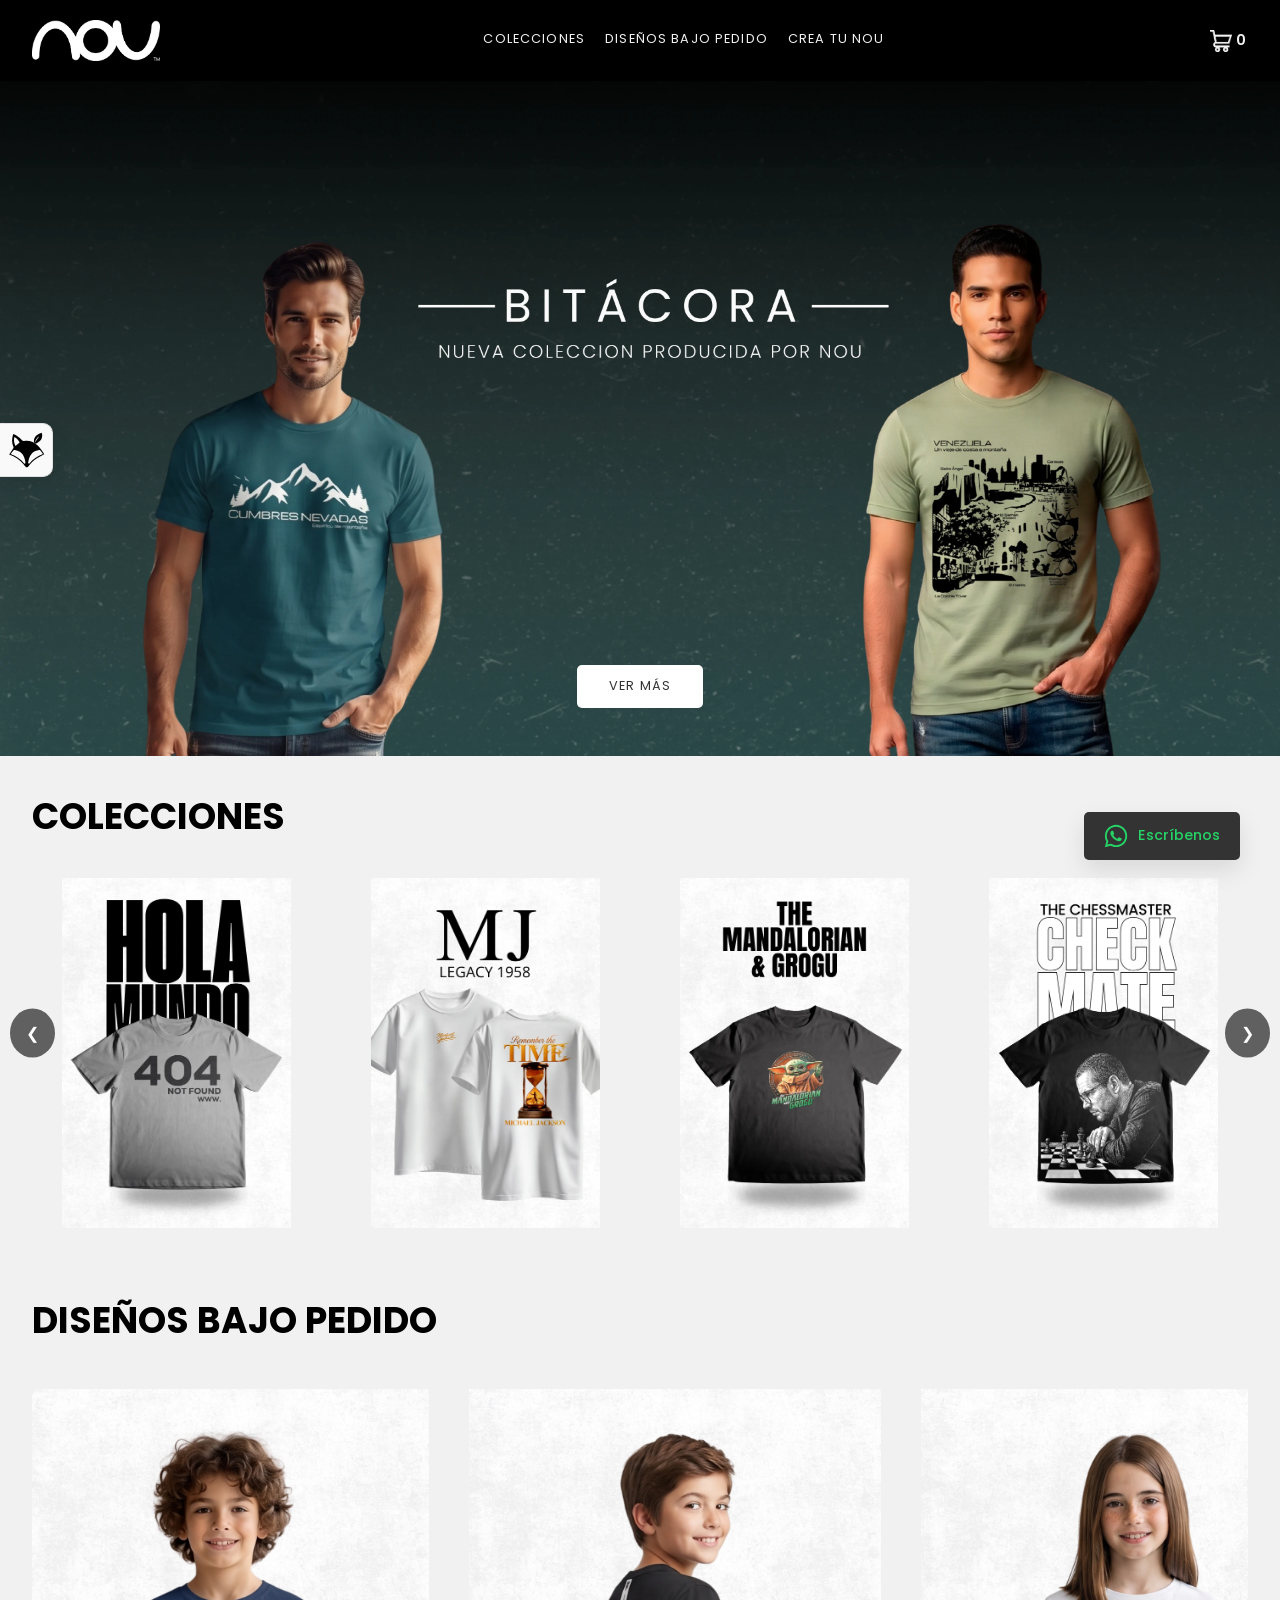
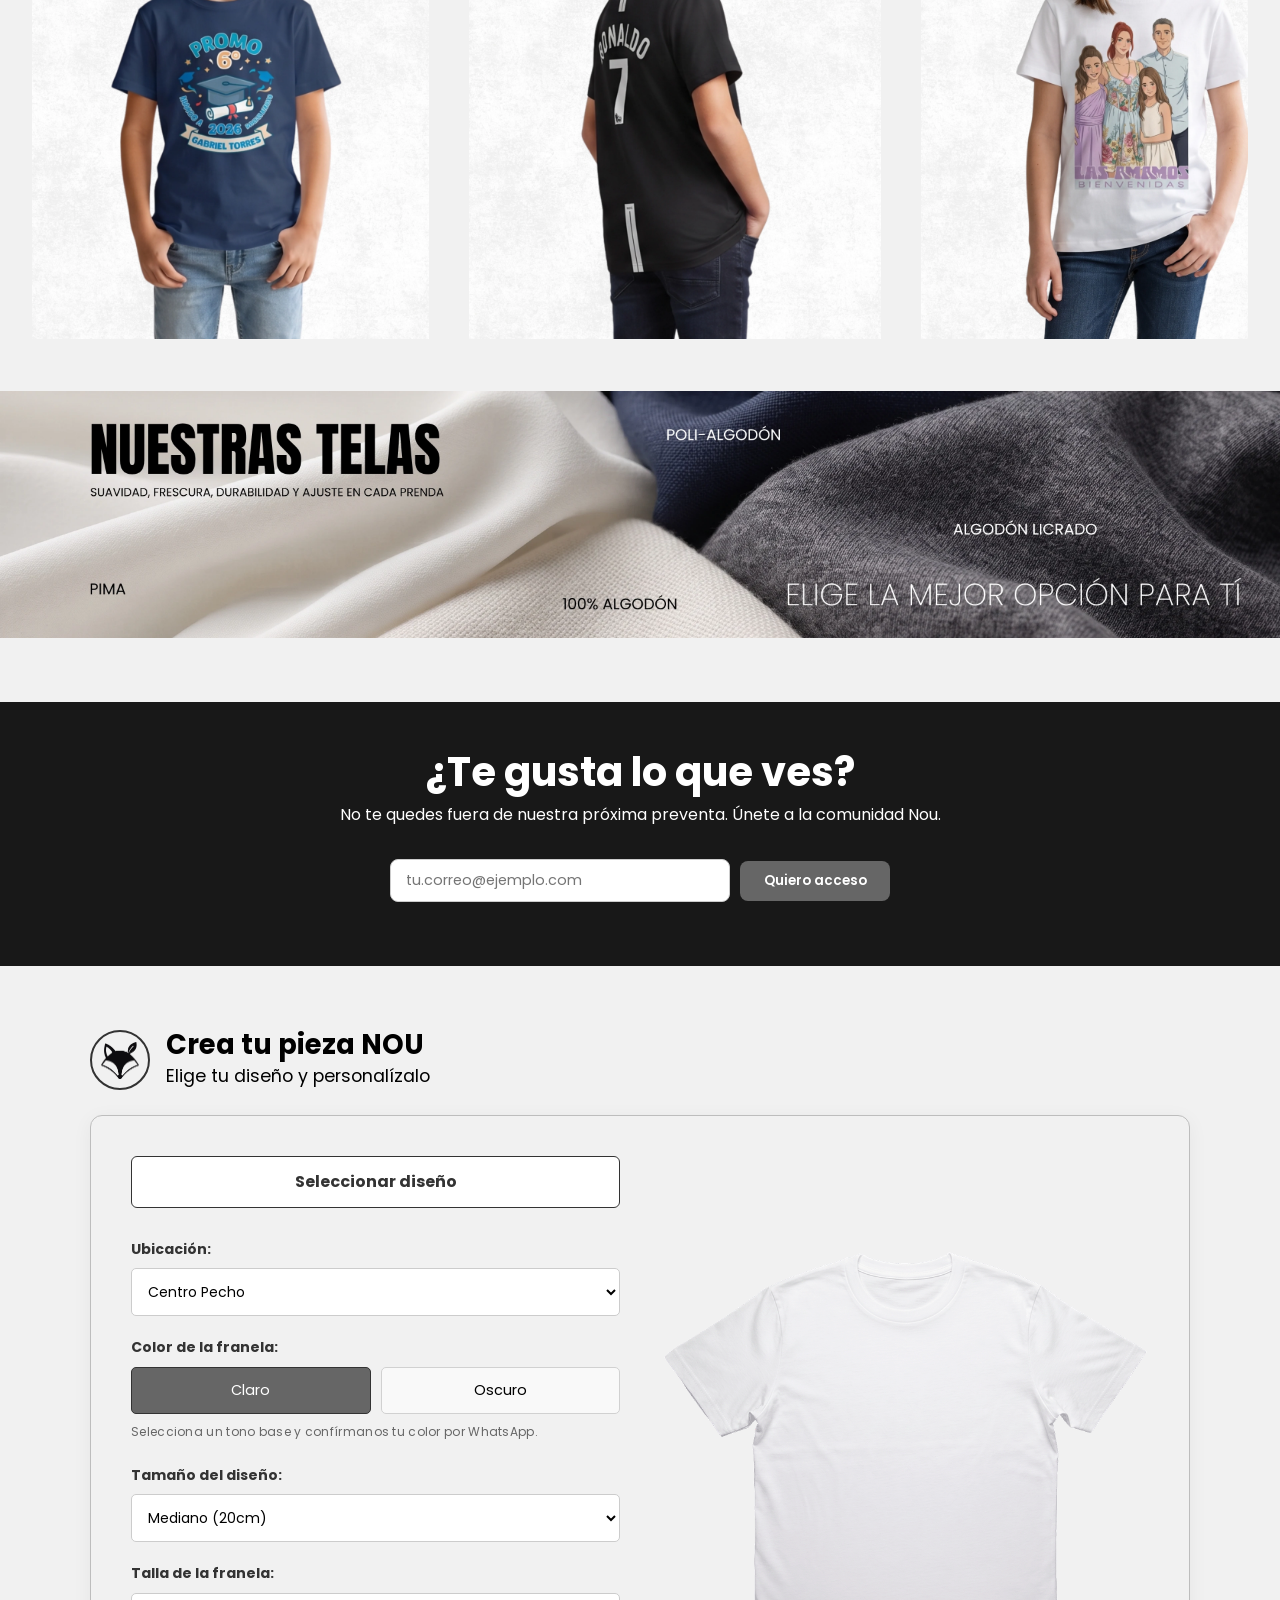
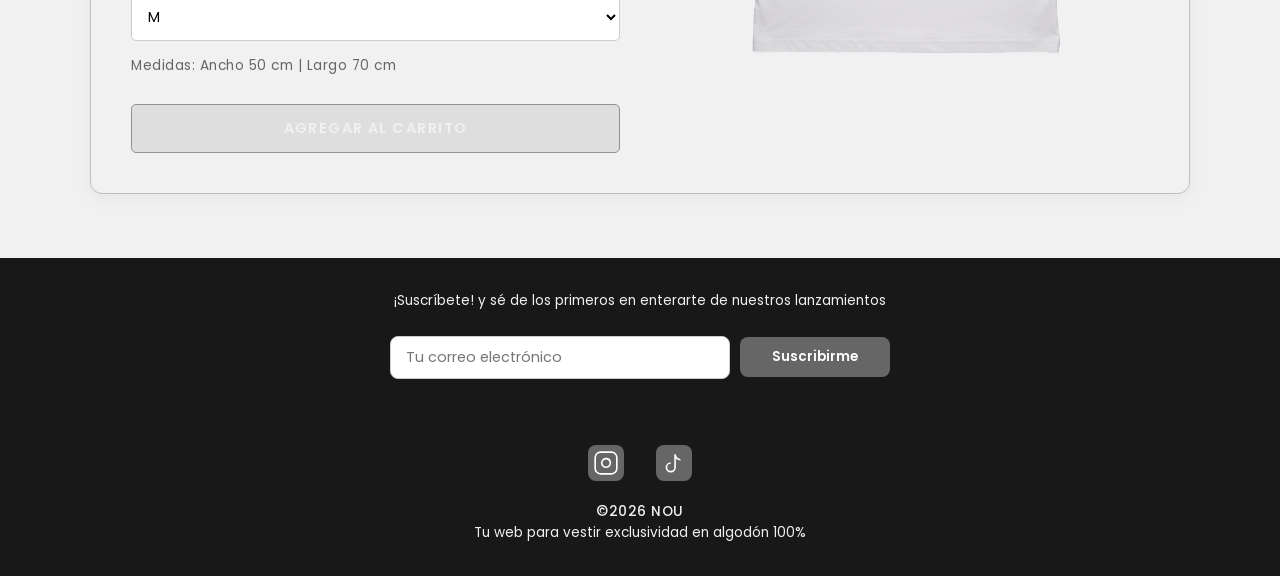
<file: index.html>
<!DOCTYPE html>
<html lang="es">
<meta name="viewport" content="width=device-width, initial-scale=1.0">

<head>
    <meta charset="UTF-8">
    <title>Nou | Piezas con diseños minimalistas y personalizados</title>
    <link rel="preconnect" href="https://fonts.googleapis.com">
    <link rel="preconnect" href="https://fonts.gstatic.com" crossorigin>
    <link href="https://fonts.googleapis.com/css2?family=Poppins:wght@300;400;500;600;700&display=swap"
        rel="stylesheet">
    <link rel="stylesheet" href="style.css">
    <link rel="icon" type="image/x-icon" href="assets/zorrico.png">
</head>

<body>

    <div class="tope">
        <div class="logo">
            <a href="index.html">
                <img src="assets/logo.png" width=128px" alt="Logo de Nou">
            </a>
        </div>
        <nav class="navbar">
            <button class="menu-toggle" onclick="toggleMenu()">☰</button>
            <div class="nav-links" id="navLinks">
                <a href="index.html#colecciones">Colecciones</a>
                <a href="index.html#bajopedido">Diseños bajo pedido</a>
                <a href="index.html#personalizadas">Crea tu Nou</a>
                <!-- He movido el botón carrito dentro de nav-links para móvil -->
            </div>
        </nav>
        <button class="btn-carrito" onclick="abrirModal()">
            <img src="assets/car-icono.png" alt="Carrito">
            <span id="contador">0</span>
        </button>
    </div>

    <!-- Hero -->
    <header class="hero">
        <div class="hero-content">
            <div>
                <h1></h1>
                <p></p>
            </div>

            <a href="coleccion.html" class="btn-main">Ver más</a>
        </div>
    </header>

    <!-- Contenedor de Secciones -->
    <main>
        <section id="colecciones">
            <div class="titulos">
                <h2>COLECCIONES</h2>
            </div>
            <!-- Botón Izquierdo para mover las colecciones -->
            <button class="carrusel-btn-prev" onclick="moverCarruselColecciones(-1)">&#10094;</button>

            <div class="galeria-productos">
                <div class="producto" id="carrusel-holamundo">
                    <div class="imagenes-container">
                        <img src="assets/holamundo/0.webp" class="activa" alt="Colección Hola Mundo"
                            onclick="verDetalle('holamundo', 0)">
                        <img src="assets/holamundo/1.webp" alt="Colección Hola Mundo"
                            onclick="verDetalle('holamundo', 1)">
                        <img src="assets/holamundo/2.webp" alt="Colección Hola Mundo"
                            onclick="verDetalle('holamundo', 2)">
                        <img src="assets/holamundo/3.webp" alt="Colección Hola Mundo"
                            onclick="verDetalle('holamundo', 3)">
                        <img src="assets/holamundo/4.webp" alt="Colección Hola Mundo"
                            onclick="verDetalle('holamundo', 4)">
                        <img src="assets/holamundo/5.webp" alt="Colección Hola Mundo"
                            onclick="verDetalle('holamundo', 5)">
                        <img src="assets/holamundo/6.webp" alt="Colección Hola Mundo"
                            onclick="verDetalle('holamundo', 6)">
                    </div>
                    <button class="prev" onclick="cambiarImagen('carrusel-holamundo', -1)">&#10094;</button>
                    <button class="next" onclick="cambiarImagen('carrusel-holamundo', 1)">&#10095;</button>
                </div>

                <div class="producto" id="carrusel-mjlegacy">
                    <div class="imagenes-container">
                        <img src="assets/mjlegacy/0.webp" class="activa" alt="Colección mjlegacy"
                            onclick="verDetalle('mjlegacy', 0)">
                        <img src="assets/mjlegacy/1.webp" alt="Colección mjlegacy" onclick="verDetalle('mjlegacy', 1)">
                        <img src="assets/mjlegacy/2.webp" alt="Colección mjlegacy" onclick="verDetalle('mjlegacy', 2)">
                        <img src="assets/mjlegacy/3.webp" alt="Colección mjlegacy" onclick="verDetalle('mjlegacy', 3)">
                        <img src="assets/mjlegacy/4.webp" alt="Colección mjlegacy" onclick="verDetalle('mjlegacy', 4)">
                    </div>
                    <button class="prev" onclick="cambiarImagen('carrusel-mjlegacy', -1)">&#10094;</button>
                    <button class="next" onclick="cambiarImagen('carrusel-mjlegacy', 1)">&#10095;</button>
                </div>

                <div class="producto" id="carrusel-mandalorian">
                    <div class="imagenes-container">
                        <img src="assets/mandalorian/0.webp" class="activa" alt="Colección mandalorian"
                            onclick="verDetalle('mandalorian', 0)">
                        <img src="assets/mandalorian/1.webp" alt="Colección mandalorian"
                            onclick="verDetalle('mandalorian', 1)">
                        <img src="assets/mandalorian/2.webp" alt="Colección mandalorian"
                            onclick="verDetalle('mandalorian', 2)">
                        <img src="assets/mandalorian/3.webp" alt="Colección mandalorian"
                            onclick="verDetalle('mandalorian', 3)">
                        <img src="assets/mandalorian/4.webp" alt="Colección mandalorian"
                            onclick="verDetalle('mandalorian', 4)">
                        <img src="assets/mandalorian/5.webp" alt="Colección mandalorian"
                            onclick="verDetalle('mandalorian', 5)">
                    </div>
                    <button class="prev" onclick="cambiarImagen('carrusel-mandalorian', -1)">&#10094;</button>
                    <button class="next" onclick="cambiarImagen('carrusel-mandalorian', 1)">&#10095;</button>
                </div>

                <div class="producto" id="carrusel-chess">
                    <div class="imagenes-container">
                        <img src="assets/chess/0.webp" class="activa" alt="Colección chess"
                            onclick="verDetalle('chess', 0)">
                        <img src="assets/chess/1.webp" alt="Colección chess" onclick="verDetalle('chess', 1)">
                        <img src="assets/chess/2.webp" alt="Colección chess" onclick="verDetalle('chess', 2)">
                        <img src="assets/chess/3.webp" alt="Colección chess" onclick="verDetalle('chess', 3)">
                    </div>
                    <button class="prev" onclick="cambiarImagen('carrusel-chess', -1)">&#10094;</button>
                    <button class="next" onclick="cambiarImagen('carrusel-chess', 1)">&#10095;</button>
                </div>

                <div class="producto" id="carrusel-seriefine">
                    <div class="imagenes-container">
                        <img src="assets/seriefine/0.webp" class="activa" alt="Colección seriefine"
                            onclick="verDetalle('seriefine', 0)">
                        <img src="assets/seriefine/1.webp" alt="Colección seriefine"
                            onclick="verDetalle('seriefine', 1)">
                        <img src="assets/seriefine/2.webp" alt="Colección seriefine"
                            onclick="verDetalle('seriefine', 2)">
                        <img src="assets/seriefine/3.webp" alt="Colección seriefine"
                            onclick="verDetalle('seriefine', 3)">
                        <img src="assets/seriefine/4.webp" alt="Colección seriefine"
                            onclick="verDetalle('seriefine', 4)">
                    </div>
                    <button class="prev" onclick="cambiarImagen('carrusel-seriefine', -1)">&#10094;</button>
                    <button class="next" onclick="cambiarImagen('carrusel-seriefine', 1)">&#10095;</button>
                </div>

                <div class="producto" id="carrusel-soccer">
                    <div class="imagenes-container">
                        <img src="assets/soccer/0.webp" class="activa" alt="Colección Soccer"
                            onclick="verDetalle('soccer', 0)">
                        <img src="assets/soccer/1.webp" alt="Colección Soccer" onclick="verDetalle('soccer', 1)">
                        <img src="assets/soccer/2.webp" alt="Colección Soccer" onclick="verDetalle('soccer', 2)">
                        <img src="assets/soccer/3.webp" alt="Colección Soccer" onclick="verDetalle('soccer', 3)">
                        <img src="assets/soccer/4.webp" alt="Colección Soccer" onclick="verDetalle('soccer', 4)">
                        <img src="assets/soccer/5.webp" alt="Colección Soccer" onclick="verDetalle('soccer', 5)">
                        <img src="assets/soccer/6.webp" alt="Colección Soccer" onclick="verDetalle('soccer', 6)">
                        <img src="assets/soccer/7.webp" alt="Colección Soccer" onclick="verDetalle('soccer', 7)">
                        <img src="assets/soccer/8.webp" alt="Colección Soccer" onclick="verDetalle('soccer', 8)">
                    </div>
                    <button class="prev" onclick="cambiarImagen('carrusel-soccer', -1)">&#10094;</button>
                    <button class="next" onclick="cambiarImagen('carrusel-soccer', 1)">&#10095;</button>
                </div>

                <div class="producto" id="carrusel-bitacora">
                    <div class="imagenes-container">
                        <img src="assets/bitacora/0.webp" class="activa" alt="Colección Bitacora"
                            onclick="verDetalle('bitacora', 0)">
                        <img src="assets/bitacora/1.webp" alt="Colección bitacora" onclick="verDetalle('bitacora', 1)">
                        <img src="assets/bitacora/2.webp" alt="Colección bitacora" onclick="verDetalle('bitacora', 2)">
                        <img src="assets/bitacora/3.webp" alt="Colección bitacora" onclick="verDetalle('bitacora', 3)">
                    </div>
                    <button class="prev" onclick="cambiarImagen('carrusel-bitacora', -1)">&#10094;</button>
                    <button class="next" onclick="cambiarImagen('carrusel-bitacora', 1)">&#10095;</button>
                </div>

            </div>

            <!-- Botón Derecho para mover las colecciones -->
            <button class="carrusel-btn-next" onclick="moverCarruselColecciones(1)">&#10095;</button>
        </section>


        <section id="bajopedido">
            <div class="titulos">
                <h2>Diseños bajo pedido</h2>
            </div>
            <div class="carousel-container">
                <div class="carousel-track">
                    <div class="card"><img src="assets/personalizadas/0.webp" alt="personalizada 0"></div>
                    <div class="card"><img src="assets/personalizadas/1.webp" alt="personalizada 1"></div>
                    <div class="card"><img src="assets/personalizadas/2.webp" alt="personalizada 2"></div>
                    <div class="card"><img src="assets/personalizadas/3.webp" alt="personalizada 3"></div>
                    <div class="card"><img src="assets/personalizadas/4.webp" alt="personalizada 4"></div>
                    <div class="card"><img src="assets/personalizadas/5.webp" alt="personalizada 5"></div>
                    <div class="card"><img src="assets/personalizadas/6.webp" alt="personalizada 6"></div>
                    <div class="card"><img src="assets/personalizadas/7.webp" alt="personalizada 7"></div>
                </div>
            </div>
        </section>

        <section class="cinta-telas">
            <img src="assets/cinta-telas.webp" alt="Publicidad" class="img-cinta">
        </section>

        <section class="newsletter-section">
            <h3>¿Te gusta lo que ves?</h3>
            <p>No te quedes fuera de nuestra próxima preventa. Únete a la comunidad Nou.</p>

            <form class="newsletter-form ajax-form" action="https://formspree.io/f/xbdnpazj" method="POST">
                <input type="email" name="email" placeholder="tu.correo@ejemplo.com" required>
                <button type="submit">Quiero acceso</button>
            </form>

            <div class="form-success-msg">
                ¡Gracias por unirte! Te mantendremos al tanto.
            </div>
        </section>

        <section id="personalizadas" class="customizer-section">


            <div class="header-custom-personalizadas">
                <!-- Contenedor para la imagen, al que le daremos forma circular -->
                <div class="fox-container">
                    <img src="assets/zorrib.webp" alt="Zorrito" width="40">
                </div>

                <div class="text-content">
                    <h3>Crea tu pieza NOU</h3>
                    <p>Elige tu diseño y personalízalo</p>
                </div>
            </div>

            <div class="customizer-container">

                <!-- Columna Izquierda: Controles -->
                <div id="controles-personalizacion" class="customizer-controls">

                    <div class="file-upload-wrapper">
                        <input type="file" id="upload" accept="image/*" onchange="mostrarNombreArchivo()">
                        <label for="upload" class="custom-file-button">Seleccionar diseño</label>
                        <span id="file-name"></span>
                    </div>

                    <div class="select-group">
                        <label for="ubicacion">Ubicación:</label>
                        <select id="ubicacion" onchange="actualizarPrevisualizacion()">
                            <option value="Centro Pecho">Centro Pecho</option>
                            <option value="Corazón">Corazón</option>
                            <option value="Espalda">Espalda</option>
                        </select>
                    </div>

                    <div class="select-group">
                        <label>Color de la franela:</label>
                        <div class="color-options">
                            <button type="button" class="color-btn active"
                                onclick="cambiarColor('claro')">Claro</button>
                            <button type="button" class="color-btn" onclick="cambiarColor('oscuro')">Oscuro</button>
                        </div>
                        <small class="color-hint">
                            Selecciona un tono base y confírmanos tu color por WhatsApp.
                        </small>
                    </div>

                    <!-- Selector de Tamaño del Diseño -->
                    <div class="select-group">
                        <label for="tamano">Tamaño del diseño:</label>
                        <select id="tamano" onchange="actualizarPrevisualizacion()">
                            <option value="10cm">Pequeño (10cm)</option>
                            <option value="20cm" selected>Mediano (20cm)</option>
                            <option value="30cm">Grande (30cm)</option>
                        </select>
                    </div>

                    <!-- Nuevo Selector de Talla de la Franela con guía de medidas -->
                    <div class="select-group">
                        <label for="talla-franela">Talla de la franela:</label>
                        <select id="talla-franela" onchange="actualizarMedidasTalla()">
                            <option value="2">2</option>
                            <option value="4">4</option>
                            <option value="6">6</option>
                            <option value="8">8</option>
                            <option value="10">10</option>
                            <option value="12">12</option>
                            <option value="14">14</option>
                            <option value="16">16</option>
                            <option value="S">S</option>
                            <option value="M" selected>M</option>
                            <option value="L">L</option>
                            <option value="XL">XL</option>
                        </select>
                        <!-- Línea de medidas dinámica -->
                        <small id="info-medidas" class="talla-hint"
                            style="display: block; margin-top: 6px; color: #666;">
                            Medidas: Ancho 50 cm | Largo 70 cm
                        </small>
                    </div>

                    <button class="btn-comprar" onclick="agregarPersonalizado()">AGREGAR AL CARRITO</button>
                </div>

                <!-- Columna Derecha: Visualizador con el Canvas -->
                <div id="visualizador" class="customizer-preview">
                    <canvas id="canvasFranela" width="800" height="668"></canvas>
                </div>

            </div>
        </section>
    </main>

    <nou-footer></nou-footer>



    <!-- ICONO WHATSAPP -->
    <a href=https://wa.me/584126067734?text=Hola%20Nou,%20me%20gustaría%20más%20información. class="whatsapp-float"
        target="_blank">
        <svg fill="#000000" width="32px" height="32px" viewBox="0 0 32 32" version="1.1"
            xmlns="http://www.w3.org/2000/svg">
            <title>whatsapp</title>
            <path
                d="M26.576 5.363c-2.69-2.69-6.406-4.354-10.511-4.354-8.209 0-14.865 6.655-14.865 14.865 0 2.732 0.737 5.291 2.022 7.491l-0.038-0.070-2.109 7.702 7.879-2.067c2.051 1.139 4.498 1.809 7.102 1.809h0.006c8.209-0.003 14.862-6.659 14.862-14.868 0-4.103-1.662-7.817-4.349-10.507l0 0zM16.062 28.228h-0.005c-0 0-0.001 0-0.001 0-2.319 0-4.489-0.64-6.342-1.753l0.056 0.031-0.451-0.267-4.675 1.227 1.247-4.559-0.294-0.467c-1.185-1.862-1.889-4.131-1.889-6.565 0-6.822 5.531-12.353 12.353-12.353s12.353 5.531 12.353 12.353c0 6.822-5.53 12.353-12.353 12.353h-0zM22.838 18.977c-0.371-0.186-2.197-1.083-2.537-1.208-0.341-0.124-0.589-0.185-0.837 0.187-0.246 0.371-0.958 1.207-1.175 1.455-0.216 0.249-0.434 0.279-0.805 0.094-1.15-0.466-2.138-1.087-2.997-1.852l0.010 0.009c-0.799-0.74-1.484-1.587-2.037-2.521l-0.028-0.052c-0.216-0.371-0.023-0.572 0.162-0.757 0.167-0.166 0.372-0.434 0.557-0.65 0.146-0.179 0.271-0.384 0.366-0.604l0.006-0.017c0.043-0.087 0.068-0.188 0.068-0.296 0-0.131-0.037-0.253-0.101-0.357l0.002 0.003c-0.094-0.186-0.836-2.014-1.145-2.758-0.302-0.724-0.609-0.625-0.836-0.637-0.216-0.010-0.464-0.012-0.712-0.012-0.395 0.010-0.746 0.188-0.988 0.463l-0.001 0.002c-0.802 0.761-1.3 1.834-1.3 3.023 0 0.026 0 0.053 0.001 0.079l-0-0.004c0.131 1.467 0.681 2.784 1.527 3.857l-0.012-0.015c1.604 2.379 3.742 4.282 6.251 5.564l0.094 0.043c0.548 0.248 1.25 0.513 1.968 0.74l0.149 0.041c0.442 0.14 0.951 0.221 1.479 0.221 0.303 0 0.601-0.027 0.889-0.078l-0.031 0.004c1.069-0.223 1.956-0.868 2.497-1.749l0.009-0.017c0.165-0.366 0.261-0.793 0.261-1.242 0-0.185-0.016-0.366-0.047-0.542l0.003 0.019c-0.092-0.155-0.34-0.247-0.712-0.434z">
            </path>
        </svg>
        <span>Escríbenos</span>
    </a>

    <!-- El Modal (que ahora contendrá la lista de compras) -->
    <div id="modalCarrito" class="modal">
        <div class="modal-contenido">
            <span class="cerrar" onclick="cerrarModal()">&times;</span>
            <h3>Tu Lista de Compras</h3>
            <ul id="lista-carrito"></ul>
            <button onclick="enviarPedido()">Comprar</button>
        </div>
    </div>

    <!-- ISOTIPO FLOTANTE FIJO CON MENSAJE -->
    <div class="zorrito-flotante">
        <div class="bocadillo-mensaje">¡Hola! ¿Diseñamos algo juntos?</div>
        <a href="index.html#personalizadas">
            <svg version="1.1" id="Capa_1" xmlns="http://www.w3.org/2000/svg" xmlns:xlink="http://www.w3.org/1999/xlink"
                x="0px" y="0px" viewBox="0 0 1080 1080" style="enable-background:new 0 0 1080 1080;"
                xml:space="preserve">
                <g class="cabeza-zorrito">
                    <path d="M107,653.5c37.1-55.3,74.8-110.3,110.8-166.3c4.2-6.5,2.4-19.9-1.2-28c-49.4-109.9-40.1-220.3-5.3-333.4
	c85.5,33.4,159.6,79.4,214.1,152c17.4,23.2,31.7,33.3,64.6,28.7c136.1-18.7,255.2,16.5,351.3,120.6
	c64.9,70.3,126.1,142.6,166.9,224.4C945,684.7,881.7,715.2,821,750.2c-91.2,52.5-160.8,128.8-223,212.5
	c-6.6,8.9-16.2,15.6-24.4,23.3c-10.7,0-21.5,0-32.2,0c-19.6-23.8-39.2-47.7-58.7-71.5C382.6,792.3,256.6,708.2,107,658.8
	C107,657,107,655.2,107,653.5z M622.9,893.7c91.5-119.9,208.9-203.9,353.3-252.8c-24.8-32-47.8-62.6-72-92.2
	c-4.1-5-13.8-8.7-20.3-7.8c-84.5,11.2-159.7,40.5-213,111.8c-44.7,59.8-62.8,128.6-73.2,200.9C594.7,874.8,597.1,888.3,622.9,893.7z
	 M498.6,893.4c25.7-4.3,29.7-19,25.3-39.4c-3.9-18.3-6.1-37-10-55.3C483.7,655.3,400,565.9,252.5,542.7c-11.5-1.8-28.9,0-35.5,7.4
	c-25.4,28.4-47.6,59.7-72,91.3C290.9,689.2,407.2,775.5,498.6,893.4z M376.1,346.6c-32.4-60-77.4-103.2-135.4-138.2
	c-16.7,80.8-10.9,154.9,27.7,228.3C305.3,406,339.9,377,376.1,346.6z" />
                </g>
                <g id="hoja">
                    <path d="M944,95c28.4,63.8,10.9,162.6-40.5,208.8c-30,26.9-66,47.5-100.9,68.3c-20.8,12.4-58.3-12.4-59.7-36.7
	c-5.7-98.8,40.7-173.9,132.7-214C898,111.7,921.3,103.7,944,95z M881.9,188.5C832.7,211.2,772.3,304,769.2,348.3
	C803.4,299.8,840.6,247.1,881.9,188.5z" />
                </g>
            </svg>
        </a>
    </div>

    <!-- Script del footer al final -->
    <script src="footer.js"></script>

    <script src="script.js" defer></script>


</body>

</html>
</file>
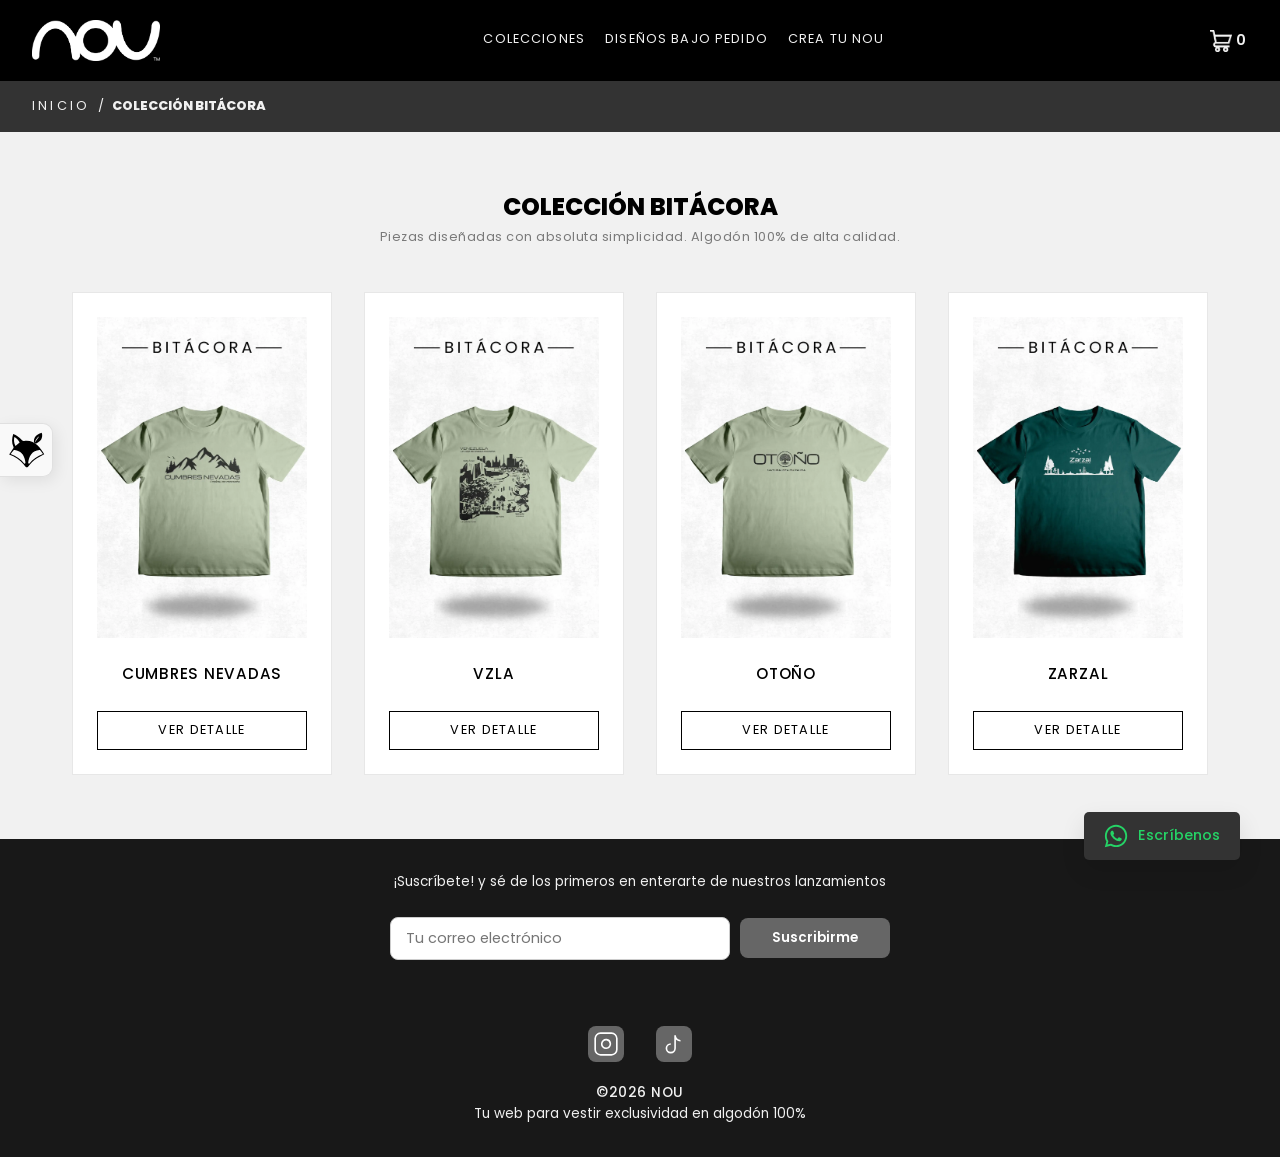
<file: coleccion.html>
<!DOCTYPE html>
<html lang="es">

<head>
    <meta charset="UTF-8">
    <meta name="viewport" content="width=device-width, initial-scale=1.0">
    <title>Nou | Colección Activa</title>
    <link rel="preconnect" href="https://fonts.googleapis.com">
    <link rel="preconnect" href="https://fonts.gstatic.com" crossorigin>
    <link href="https://fonts.googleapis.com/css2?family=Poppins:wght@300;400;500;600;700&display=swap"
        rel="stylesheet">
    <link rel="stylesheet" href="style.css">
    <link rel="icon" type="image/x-icon" href="assets/zorrico.png">
</head>

<body>

    <div class="tope">
        <div class="logo">
            <a href="index.html">
                <img src="assets/logo.png" width=128px" alt="Logo de Nou">
            </a>
        </div>
        <nav class="navbar">
            <button class="menu-toggle" onclick="toggleMenu()">☰</button>
            <div class="nav-links" id="navLinks">
                <a href="index.html#colecciones">Colecciones</a>
                <a href="index.html#bajopedido">Diseños bajo pedido</a>
                <a href="index.html#personalizadas">Crea tu Nou</a>
                <!-- He movido el botón carrito dentro de nav-links para móvil -->
            </div>
        </nav>
        <button class="btn-carrito" onclick="abrirModal()">
            <img src="assets/car-icono.png" alt="Carrito">
            <span id="contador">0</span>
        </button>
    </div>

    <!-- Migas de pan / Header de la página -->
    <section class="page-header">
        <a href="index.html">Inicio</a>
        <span class="page-divider">/</span>
        <p class="page-title" id="titulo-pagina-coleccion">Colección Actual</p>
    </section>

    <!-- Contenedor Principal del Grid de la Colección -->
    <main class="coleccion-activa-section">
        <div class="coleccion-header">
            <h2 class="titulos" id="titulo-coleccion-principal">Colección Actual</h2>
            <p class="coleccion-sub">Piezas diseñadas con absoluta simplicidad. Algodón 100% de alta calidad.</p>
        </div>

        <div id="grid-coleccion-activa" class="galeria-grid">
            <!-- Las franelas de la colección se cargarán aquí automáticamente -->
        </div>
    </main>

    <nou-footer></nou-footer>

    <!-- ICONO WHATSAPP -->
    <a href=https://wa.me/584126067734?text=Hola%20Nou,%20me%20gustaría%20más%20información. class="whatsapp-float"
        target="_blank">
        <svg fill="#000000" width="32px" height="32px" viewBox="0 0 32 32" version="1.1"
            xmlns="http://www.w3.org/2000/svg">
            <title>whatsapp</title>
            <path
                d="M26.576 5.363c-2.69-2.69-6.406-4.354-10.511-4.354-8.209 0-14.865 6.655-14.865 14.865 0 2.732 0.737 5.291 2.022 7.491l-0.038-0.070-2.109 7.702 7.879-2.067c2.051 1.139 4.498 1.809 7.102 1.809h0.006c8.209-0.003 14.862-6.659 14.862-14.868 0-4.103-1.662-7.817-4.349-10.507l0 0zM16.062 28.228h-0.005c-0 0-0.001 0-0.001 0-2.319 0-4.489-0.64-6.342-1.753l0.056 0.031-0.451-0.267-4.675 1.227 1.247-4.559-0.294-0.467c-1.185-1.862-1.889-4.131-1.889-6.565 0-6.822 5.531-12.353 12.353-12.353s12.353 5.531 12.353 12.353c0 6.822-5.53 12.353-12.353 12.353h-0zM22.838 18.977c-0.371-0.186-2.197-1.083-2.537-1.208-0.341-0.124-0.589-0.185-0.837 0.187-0.246 0.371-0.958 1.207-1.175 1.455-0.216 0.249-0.434 0.279-0.805 0.094-1.15-0.466-2.138-1.087-2.997-1.852l0.010 0.009c-0.799-0.74-1.484-1.587-2.037-2.521l-0.028-0.052c-0.216-0.371-0.023-0.572 0.162-0.757 0.167-0.166 0.372-0.434 0.557-0.65 0.146-0.179 0.271-0.384 0.366-0.604l0.006-0.017c0.043-0.087 0.068-0.188 0.068-0.296 0-0.131-0.037-0.253-0.101-0.357l0.002 0.003c-0.094-0.186-0.836-2.014-1.145-2.758-0.302-0.724-0.609-0.625-0.836-0.637-0.216-0.010-0.464-0.012-0.712-0.012-0.395 0.010-0.746 0.188-0.988 0.463l-0.001 0.002c-0.802 0.761-1.3 1.834-1.3 3.023 0 0.026 0 0.053 0.001 0.079l-0-0.004c0.131 1.467 0.681 2.784 1.527 3.857l-0.012-0.015c1.604 2.379 3.742 4.282 6.251 5.564l0.094 0.043c0.548 0.248 1.25 0.513 1.968 0.74l0.149 0.041c0.442 0.14 0.951 0.221 1.479 0.221 0.303 0 0.601-0.027 0.889-0.078l-0.031 0.004c1.069-0.223 1.956-0.868 2.497-1.749l0.009-0.017c0.165-0.366 0.261-0.793 0.261-1.242 0-0.185-0.016-0.366-0.047-0.542l0.003 0.019c-0.092-0.155-0.34-0.247-0.712-0.434z">
            </path>
        </svg>
        <span>Escríbenos</span>
    </a>

    <!-- El Modal (que ahora contendrá la lista de compras) -->
    <div id="modalCarrito" class="modal">
        <div class="modal-contenido">
            <span class="cerrar" onclick="cerrarModal()">&times;</span>
            <h3>Tu Lista de Compras</h3>
            <ul id="lista-carrito"></ul>
            <button onclick="enviarPedido()">Comprar</button>
        </div>
    </div>

    <!-- ISOTIPO FLOTANTE FIJO CON MENSAJE -->
    <div class="zorrito-flotante">
        <div class="bocadillo-mensaje">¡Hola! ¿Diseñamos algo juntos?</div>
        <a href="index.html#personalizadas">
            <svg version="1.1" id="Capa_1" xmlns="http://www.w3.org/2000/svg" xmlns:xlink="http://www.w3.org/1999/xlink"
                x="0px" y="0px" viewBox="0 0 1080 1080" style="enable-background:new 0 0 1080 1080;"
                xml:space="preserve">
                <g class="cabeza-zorrito">
                    <path d="M107,653.5c37.1-55.3,74.8-110.3,110.8-166.3c4.2-6.5,2.4-19.9-1.2-28c-49.4-109.9-40.1-220.3-5.3-333.4
	c85.5,33.4,159.6,79.4,214.1,152c17.4,23.2,31.7,33.3,64.6,28.7c136.1-18.7,255.2,16.5,351.3,120.6
	c64.9,70.3,126.1,142.6,166.9,224.4C945,684.7,881.7,715.2,821,750.2c-91.2,52.5-160.8,128.8-223,212.5
	c-6.6,8.9-16.2,15.6-24.4,23.3c-10.7,0-21.5,0-32.2,0c-19.6-23.8-39.2-47.7-58.7-71.5C382.6,792.3,256.6,708.2,107,658.8
	C107,657,107,655.2,107,653.5z M622.9,893.7c91.5-119.9,208.9-203.9,353.3-252.8c-24.8-32-47.8-62.6-72-92.2
	c-4.1-5-13.8-8.7-20.3-7.8c-84.5,11.2-159.7,40.5-213,111.8c-44.7,59.8-62.8,128.6-73.2,200.9C594.7,874.8,597.1,888.3,622.9,893.7z
	 M498.6,893.4c25.7-4.3,29.7-19,25.3-39.4c-3.9-18.3-6.1-37-10-55.3C483.7,655.3,400,565.9,252.5,542.7c-11.5-1.8-28.9,0-35.5,7.4
	c-25.4,28.4-47.6,59.7-72,91.3C290.9,689.2,407.2,775.5,498.6,893.4z M376.1,346.6c-32.4-60-77.4-103.2-135.4-138.2
	c-16.7,80.8-10.9,154.9,27.7,228.3C305.3,406,339.9,377,376.1,346.6z" />
                </g>
                <g id="hoja">
                    <path d="M944,95c28.4,63.8,10.9,162.6-40.5,208.8c-30,26.9-66,47.5-100.9,68.3c-20.8,12.4-58.3-12.4-59.7-36.7
	c-5.7-98.8,40.7-173.9,132.7-214C898,111.7,921.3,103.7,944,95z M881.9,188.5C832.7,211.2,772.3,304,769.2,348.3
	C803.4,299.8,840.6,247.1,881.9,188.5z" />
                </g>
            </svg>
        </a>
    </div>

    <!-- Script del footer al final -->
    <script src="footer.js"></script>

    <script src="script.js" defer></script>

</body>

</html>
</file>
<file: style.css>
/* --- LIMPIEZA Y CONFIGURACIÓN GLOBAL --- */
* {
    margin: 0;
    padding: 0;
    box-sizing: border-box;
    font-family: 'Poppins', sans-serif;
}

html,
body {
    width: 100%;
    overflow-x: hidden;    /* Corregido de visible a hidden para evitar scroll horizontal no deseado */
}

body {
    background-color: #f1f1f1;
    color: #000000;
    line-height: 1.6;
    font-family: 'Poppins', sans-serif;
    font-weight: 400;
    margin: 0;
}

/* Contenedor principal */
main {
    max-width: 100%;
    margin: 0;
    padding: 0;
}

input, button, select {
    font-family: inherit;
}

/* --- ENCABEZADO Y NAVEGACIÓN --- */
.tope {
    box-sizing: border-box;
    position: fixed;
    /* Cambiamos sticky por fixed para asegurar que nunca se mueva */
    top: 0;
    left: 0;
    z-index: 3000;
    display: flex;
    justify-content: space-between;
    padding: 0rem 2rem;
    align-items: center;
    background-color: #000000;
    width: 100%;
    min-height: 60px;
    color: white;
    transition: background-color 0.3s ease, box-shadow 0.3s ease;
}

/* Estilo cuando hace scroll (se activa con JavaScript) */
.tope.scrolled {
    background-color: rgba(0, 0, 0, 0.85);
    /* 0.85 es la transparencia (85%) */
    backdrop-filter: blur(8px);
    /* Efecto paño borroso moderno opcional */
    box-shadow: 0 4px 6px rgba(0, 0, 0, 0.05);
    /* Una pequeña sombra sutil */
}

.navbar {
    display: flex;
    justify-content: center;
    margin: 0rem 1rem;
    padding: 1rem;
    align-items: center;
    width: 100%;
}

.nav-links a {
    text-transform: uppercase;
    letter-spacing: 0.09em;
    text-decoration: none;
    color: #f1f1f1;
    font-weight: 400;
    font-size: .8rem;
    padding-bottom: 2px;
    border-bottom: 2px solid transparent;
    transition: opacity 0.3s ease, visibility 0.3s, border-bottom 0.3s ease;
}

.nav-links a:hover {
    border-bottom: 2px solid #f1f1f1;
}

.logo img {
    display: block;
    margin: 20px auto;
}



#contador {
    font-size: 0.9rem;
    color: #f1f1f1;
}

/* --- HERO SECTION --- */
.hero {
    /* Ajustado para usar unidades de altura de vista (vh) consistentes en el clamp */
    height: clamp(450px, 75vh, 750px);
    display: flex;
    align-items: center;
    justify-content: center;
    text-align: center;
    margin-top: 81px;
    font-size: 1.5rem;
    transition: height 0.5s ease-in-out;
    overflow: hidden;
}

.hero-content {
    height: 100%;
    width: 100%;
    background-image: linear-gradient(rgba(0, 0, 0, 0.01), rgba(0, 0, 0, 0.02)),
        url('assets/hero.webp');
    background-size: cover;
    background-position: center;
    background-repeat: no-repeat;
    display: flex;
    flex-direction: column;
    align-items: center;
    justify-content: space-between;
    color: black;
    padding: 3rem;
    box-sizing: border-box;
}

.hero-content p {
    font-size: 1rem;
}

.hero-content a {
    font-size: .8rem;
}

.btn-main {
    padding: 0.7rem 2rem;
    border-radius: 5px;
    background-color: white;
    font-size: 0.9rem;
    text-transform: uppercase;
    letter-spacing: 0.09em;
    color: #333;
    cursor: pointer;
    display: inline-block;
    text-decoration: none;
    transition: all 0.4s ease;
}

.btn-main:hover {
    background-color: #333;
    color: #ffffff;
}

#bajopedido {
    scroll-margin-top: 72px;
    padding: 2rem;
    max-width: 1820px;
    margin: 0 auto;
}

.titulos {
    font-weight: 800;
    font-size: 1.5rem;
    text-transform: uppercase;
}

/* --- CONTENEDOR GENERAL DE LA SECCIÓN COLECCIONES --- */
#colecciones {
    position: relative;
    width: 100%;
    max-width: 1820px;
    margin: 0 auto;
    padding: 2rem;
    box-sizing: border-box;
    overflow: hidden;
    scroll-margin-top: 72px;
}

/* --- GALERÍA CARRUSEL --- */
.galeria-productos {
    display: flex;
    justify-content: flex-start;
    align-items: center;
    gap: 20px; /* Separación normal y constante en todo momento */
    overflow-x: auto;
    scroll-behavior: smooth;
    scrollbar-width: none;
    margin-top: 2rem;
    -webkit-overflow-scrolling: touch;
    scroll-snap-type: x mandatory;
}
  
/* Ocultar barra de desplazamiento */
.galeria-productos::-webkit-scrollbar {
    display: none;
}
  
.galeria-productos .producto {
    /* flex-grow: 1 permite que crezcan fluidamente, flex-shrink: 0 evita que se aplasten, 
       y calculamos un ancho base ideal para pantallas grandes */
    flex: 0 0 calc((100% - (20px * 5)) / 6);
    width: calc((100% - (20px * 5)) / 6);
    min-width: 230px; /* Ancho mínimo para que la tarjeta nunca se vea apretada */
    max-width: 270px;
    overflow: hidden;
    position: relative;
    scroll-snap-align: start;
}
  
/* Contenedor interno de imágenes de cada colección */
.galeria-productos .imagenes-container {
    position: relative;
    width: 100%;
    height: 350px;
    background-color: transparent;
    box-sizing: border-box;
    display: flex;
    justify-content: center;
    align-items: center;
}
  
.galeria-productos .imagenes-container img {
    position: absolute;   
    width: 100%;
    height: 100%;
    object-fit: contain;
    opacity: 0;
    transition: opacity 0.3s ease;
    cursor: pointer;
}
  
.galeria-productos .imagenes-container img.activa {
    opacity: 1;
}
  
/* --- PUNTOS DE QUIEBRE FLUIDOS --- */

/* Pantallas grandes y Laptops (Más de 1200px): Mantiene el cálculo de 5 y 4 tarjetas fluidas */
@media (max-width: 1600px) {
    .galeria-productos .producto {
        flex: 0 0 calc((100% - (20px * 4)) / 5);
        width: calc((100% - (20px * 4)) / 5);
        max-width: none;
    }
}
  
@media (max-width: 1300px) {
    .galeria-productos .producto {
        flex: 0 0 calc((100% - (20px * 3)) / 4);
        width: calc((100% - (20px * 3)) / 4);
    }
}
  
/* --- TABLETS Y MENORES: Transición fluida exacta --- */

/* Tablets (hasta 992px): Muestra exactamente 3 tarjetas con su separación normal de 20px */
@media (max-width: 992px) {
    .galeria-productos .producto {
        flex: 0 0 calc((100% - (20px * 2)) / 3);
        width: calc((100% - (20px * 2)) / 3);
        max-width: none;
    }
}
  
/* Móviles grandes (hasta 768px): Se acomodan fluidamente a 2 tarjetas */
@media (max-width: 768px) {
    .galeria-productos {
        padding-left: 20px;
        padding-right: 20px;
        gap: 16px; /* Separación ligeramente más compacta solo en móviles */
        margin-top: 20px;
    }
  
    .carrusel-btn-prev,
    .carrusel-btn-next {
        display: none !important;
    }
  
    .galeria-productos .producto {
        flex: 0 0 calc((100% - 16px) / 2);
        width: calc((100% - 16px) / 2);
        min-width: 0; /* Permitimos que respiren de forma fluida */
    }
}
  
/* Móviles pequeños (hasta 480px): Muestra fluidamente 1 sola tarjeta ocupando el espacio */
@media (max-width: 480px) {
    .galeria-productos {
        padding-left: 16px;
        padding-right: 16px;
        gap: 12px;
    }

    .galeria-productos .producto {
        flex: 0 0 82%; /* Deja ver un ligero Sanz de la siguiente tarjeta para incentivar el scroll */
        width: 82%;
        min-width: 0;
    }
}

/* --- BOTONES GENERALES DEL CARRUSEL DE COLECCIONES --- */
.carrusel-btn-prev,
.carrusel-btn-next {
    position: absolute;
    top: 55%;
    transform: translateY(-50%);
    background-color: rgba(0, 0, 0, 0.6);
    color: #ffffff;
    border: none;
    padding: 12px 16px;
    cursor: pointer;
    z-index: 10;
    border-radius: 50%;
    font-size: 1rem;
    transition: background-color 0.3s ease;
}

.carrusel-btn-prev:hover,
.carrusel-btn-next:hover {
    background-color: #000000;
}

.carrusel-btn-prev {
    left: 10px;
}

.carrusel-btn-next {
    right: 10px;
}

/* --- CARRUSEL DE IMÁGENES (FLECHAS INTERNAS) --- */
.prev,
.next {
    position: absolute;
    top: 50%;
    transform: translateY(-50%);
    background: white;
    color: rgb(90, 90, 90);
    border: none;
    cursor: pointer;
    padding: 10px 12px;
    z-index: 10;
    font-size: 1.2rem;
    opacity: 0;
    visibility: hidden;
    transition: opacity 0.3s ease;
}

.prev {
    left: 0;
    border-top-right-radius: 4px;
    border-bottom-right-radius: 4px;
}

.next {
    right: 0;
    border-top-left-radius: 4px;
    border-bottom-left-radius: 4px;
}

.producto:hover .prev,
.producto:hover .next {
    opacity: 1;
    visibility: visible;
}

.prev:hover,
.next:hover {
    background-color: #f1f1f1;
    color: black;
}

/* --- SECCIÓN PERSONALIZADA --- */
#personalizadas {
    padding: 4rem 1rem;
    box-sizing: border-box;
    width: 100%;
    overflow: hidden;
    color: #000000;
    scroll-margin-top: 72px;
}

.header-custom-personalizadas {
    display: flex;
    align-items: center;
    gap: 16px;
    max-width: 1100px; /* Mismo ancho que tu customizer-container */
    margin: 0 auto 25px auto; /* Centrado horizontal y un pequeño espacio abajo antes del grid */
    box-sizing: border-box;
    width: 100%;
}

/* Estilos para el contenedor circular del zorrito */
.fox-container {
    display: flex;
    justify-content: center;
    align-items: center;
    width: 60px;      /* Un poco más grande que la imagen para que haya margen */
    height: 60px;     /* Mismo ancho que alto para formar el círculo */
    border-radius: 50%; /* ESTO CREA EL CÍRCULO */    
    border: 2px solid #333;  /* Opcional: un borde visible para el círculo */
}

/* Estilos para la imagen dentro del círculo */
.fox-container img {
    width: 38px;      /* El tamaño original que pediste */
    height: 38px;     /* Mismo alto para evitar deformaciones */
    object-fit: contain; /* Asegura que la imagen no se corte mal */
}

/* Estilos de texto (mismos que antes) */
.text-content h3 {
    margin: 0 0 4px 0;
    font-size: clamp(1.3rem, 5vw, 1.7rem);
    line-height: 1;
}

.text-content p {
    margin: 0;
    font-size: clamp(.9rem, 2.5vw, 1.1rem);

}

/* 1. Estilos para pantallas grandes (Escritorio) */
.customizer-container {
    max-width: 1100px;
    margin: 0 auto; /* Cambiado de 80px a 0 auto para que el margen superior lo maneje el header o se pegue armónicamente */
    display: grid;
    grid-template-columns: 1fr 1fr; /* 2 columnas */
    gap: 40px;
    border: 1px solid rgb(189, 189, 189);
    padding: 40px;
    border-radius: 12px;
    box-shadow: 0 4px 20px rgba(0, 0, 0, 0.05);
    align-items: center;
    box-sizing: border-box;
    width: 100%;
}

/* 2. Estilos para pantallas pequeñas (Móviles / Tablets) */
@media (max-width: 768px) {
    .customizer-container {
        display: flex;
        /* Cambiamos a flex para poder invertir el orden */
        flex-direction: column-reverse;
        /* El último elemento pasa a ser el primero */
        grid-template-columns: 1fr;
        /* Ya no es necesario en flex, pero se anula el grid de arriba */
        margin-top: 40px;
        padding: 20px;
        /* Opcional: ajusta el padding para pantallas chicas */
    }
}

.customizer-controls {
    display: flex;
    flex-direction: column;
    gap: 20px;
    width: 100%;
    box-sizing: border-box;
}

.file-upload-wrapper {
    display: flex;
    flex-direction: column;
    gap: 10px;
}

.file-upload-wrapper input[type="file"] {
    display: none;
}

.custom-file-button {
    background: #fff;
    color: #333;
    border: 1px solid #333;
    padding: 12px 20px;
    text-align: center;
    border-radius: 6px;
    cursor: pointer;
    font-weight: bold;
    transition: all 0.3s ease;
}

.custom-file-button:hover {
    background: #333;
    color: #fff;
}

#file-name {
    font-size: 13px;
    color: #666;
}

.select-group {
    display: flex;
    flex-direction: column;
    gap: .5rem;
    width: 100%;
    box-sizing: border-box;
}

.select-group label {
    font-size: 14px;
    font-weight: bold;
    color: #333;
}

.select-group select {
    padding: 12px;
    border: 1px solid #ccc;
    border-radius: 5px;
    background: #fff;
    font-size: 14px;
    cursor: pointer;
    width: 100%;
    box-sizing: border-box;
}

.select-group button {
    border-radius: 5px;
}

.select-group input {
    border-radius: 5px;
}

/* Estilos de botones de color (Unificados y responsivos) */
.color-options {
    display: flex;
    gap: 10px;
    width: 100%;
    box-sizing: border-box;
}

.color-btn {
    flex: 1;
    padding: 12px;
    background: #f9f9f9;
    border: 1px solid #d1d1d1;
    border-radius: 6px;
    cursor: pointer;
    font-size: 0.9rem;
    transition: all 0.3s ease;
    box-sizing: border-box;
}

.color-btn:hover {
    border-color: #000;
}

.color-btn.active {
    background: #666;
    color: #fff;
    border-color: #333;
}

.btn-agregar {
    background: #111;
    color: #fff;
    border: 1px solid #111;
    padding: 14px;
    border-radius: 6px;
    font-weight: bold;
    cursor: pointer;
    margin-top: 10px;
    transition: background 0.3s ease;
    width: 100%;
    box-sizing: border-box;
}

.btn-agregar:hover {
    background: #333;
}

.customizer-preview {
    display: flex;
    justify-content: center;
    align-items: center;
    overflow: hidden;
    width: 100%;
    box-sizing: border-box;
}

#canvasFranela {
    max-width: 100% !important;
    width: 100%;
    height: auto !important;
    display: block;
    margin: 1rem auto;
    border-radius: 6px;
    cursor: crosshair;
    box-sizing: border-box;
}

.talla-hint {
    font-size: 0.85rem;
    letter-spacing: 0.5px;
    color: #777;
}

/* --- WHATSAPP FLOTANTE --- */
.whatsapp-float {
    position: fixed;
    bottom: 40px;
    right: 40px;
    background-color: #333;
    color: #25d366;
    padding: 12px 20px;
    border-radius: 5px;
    display: flex;
    align-items: center;
    gap: 10px;
    text-decoration: none;
    font-size: 0.9rem;
    font-weight: 500;
    box-shadow: 0 10px 25px rgba(0, 0, 0, 0.1);
    transition: all 0.3s ease;
    z-index: 1000;
}

.whatsapp-float:hover {
    transform: translateY(-5px);
}

.whatsapp-float svg {
    fill: currentColor;
    width: 24px;
    height: 24px;
}

/* --- MODAL DEL CARRITO --- */
.modal {
    display: none;
    position: fixed;
    top: 0;
    left: 0;
    width: 100%;
    height: 100%;
    background: rgba(0, 0, 0, 0.6);
    z-index: 5000;
    backdrop-filter: blur(3px);
}

.modal-contenido {
    background: #ffffff;
    margin: 10% auto;
    padding: 2.5rem 2rem;
    width: 90%;
    max-width: 480px;
    border: 1px solid #e5e5e5;
    border-radius: 6px;
    box-sizing: border-box;
    box-shadow: 0 10px 25px rgba(0, 0, 0, 0.15);
    position: relative;
}

.modal-contenido h3 {
    margin-top: 0;
    margin-bottom: 1.5rem;
    font-size: 1.2rem;
    text-transform: uppercase;
    letter-spacing: 1px;
}

.modal-contenido ul#lista-carrito {
    list-style: none;
    padding: 0;
    margin: 0 0 1.5rem 0;
    max-height: 280px;
    overflow-y: auto;
}

/* Modificamos la fila del carrito para soportar la miniatura */
.modal-contenido ul#lista-carrito li {
    padding: 0.75rem 0;
    border-bottom: 1px solid #f0f0f0;
    display: flex;
    align-items: center;
    gap: 12px;
    font-size: 0.9rem;
}

/* Estilo para la miniatura del canvas */
.carrito-miniatura {
    width: 60px !important;
    height: 60px !important;
    object-fit: contain;
    background-color: #fafafa;
    border-radius: 4px;
    border: 1px solid #eaeaea;
    flex-shrink: 0;
    display: block !important;
}

/* Contenedor para alinear los textos del producto personalizado */
.carrito-info-item {
    display: flex;
    flex-direction: column;
    flex-grow: 1;
    gap: 2px;
}

.carrito-info-item strong {
    font-size: 0.9rem;
    color: #111;
}

.carrito-info-item span {
    font-size: 0.8rem;
    color: #666;
}

.modal-contenido>button {
    width: 100%;
    background-color: #000000;
    color: #ffffff;
    border: none;
    padding: 0.9rem;
    text-transform: uppercase;
    letter-spacing: 1px;
    font-size: 0.85rem;
    cursor: pointer;
    border-radius: 4px;
}

.modal-contenido>button:hover {
    background-color: #333333;
}

.modal-contenido .cerrar {
    position: absolute;
    top: 1rem;
    right: 1.2rem;
    font-size: 1.8rem;
    font-weight: 300;
    color: #666;
    cursor: pointer;
    transition: color 0.2s ease;
}

.modal-contenido .cerrar:hover {
    color: #000;
}

.modal-contenido ul#lista-carrito li button.btn-eliminar {
    background: none;
    border: none;
    cursor: pointer;
    padding: 6px;
    display: flex;
    align-items: center;
    justify-content: center;
    color: #888;
    transition: color 0.2s ease, background-color 0.2s ease;
    border-radius: 4px;
    flex-shrink: 0;
}

.modal-contenido ul#lista-carrito li button.btn-eliminar:hover {
    color: #000000;
    background-color: #f2f2f2;
}

.btn-carrito {
    display: flex;
    align-items: center;
    gap: 4px;
    background: transparent;
    border: none;
    cursor: pointer;
    font-weight: 600;
    font-size: 1rem;
    padding: 2px;
}

.btn-carrito img {
    width: 22px;
    height: 22px;
    margin: 0;
}

@media (max-width: 768px) {
    .btn-carrito {
        position: absolute;
        right: 1rem;
        background: transparent;
        border: none;
        cursor: pointer;
        z-index: 10;
    }
}

.menu-toggle {
    color: #f1f1f1;
    border: none;
    padding: 0px 6px;
    cursor: pointer;
    font-weight: bold;
    text-transform: uppercase;
    display: none;
}

/* --- PÁGINA DETALLES DE FRANELAS --- */
.page-header {
    position: fixed;
    top: 80px;
    z-index: 2000;
    background-color: #333;
    width: 100%;
    padding: 1rem 2rem;
    display: flex;
    align-items: center;
    gap: 0.5rem;
    font-size: 0.8rem;
    text-transform: uppercase;
    box-sizing: border-box;
    color: #f1f1f1;
}

.page-header a {
    text-decoration: none;
    color: #f1f1f1;
    transition: color 0.3s ease;
    letter-spacing: 0.2rem;
}

.page-header a:hover {
    color: #cccccc;
}

.page-title {
    font-weight: 800;
}

/* --- CONTENEDOR PRINCIPAL DE DETALLE (PC) --- */
#contenedor-detalle {
    display: flex;
    flex-direction: row;
    /* En PC la imagen y los textos van lado a lado */
    align-items: start;
    /* Alineados verticalmente en el tope en pc */
    justify-content: center;
    gap: 3rem;
    padding: 6rem 2rem;
    margin-top: 132px;
    margin-left: auto;
    margin-right: auto;
    max-width: 1200px;
    box-sizing: border-box;
}

/* --- BLOQUE DE TEXTOS Y CONTROLES (COMPACTO) --- */
.info-producto {
    display: flex;
    flex-direction: column;
    align-items: flex-start;
    /* Manda todo (títulos, precios, selectores) hacia la izquierda automáticamente */
    text-align: left;
    gap: 1rem;
    /* Mantiene la separación compacta */
}

.info-producto h2 {
    font-weight: 600;
    line-height: 1.1;
}

/* Estilo para el precio en la página de detalles */
.precio-detalle {
    font-size: 1.5rem;
    font-weight: 500;
    color: #000 !important;
    margin-bottom: 0.2rem !important;
}

/* Estilo para el botón cuando está deshabilitado */
.btn-comprar:disabled,
.btn-comprar.is-disabled {
    opacity: 0.5;
    cursor: not-allowed;
    pointer-events: none;
    background-color: #cccccc;
}

.btn-comprar {
    width: 100%;
    padding: 0.8rem 1rem;
    border: 1px solid #333;
    border-radius: 5px;
    font-size: 0.9rem;
    font-weight: 600;
    text-transform: uppercase;
    letter-spacing: 0.10em;
    color: #f1f1f1;
    cursor: pointer;
    display: inline-block;
    text-decoration: none;
    transition: all 0.4s ease;
    box-sizing: border-box;
    margin-top: 0.5rem;
    /* Pequeño respiro limpio antes del botón */
    background-color: #000000;
}

.btn-comprar:hover {
    background-color: #333;
    color: #f1f1f1;
}

.btn-comprar.btn-exito {
    background-color: #00811e !important;
    color: #ffffff !important;
    transition: background-color 0.3s ease;
    cursor: default;
}

/* --- FOOTER Y NEWSLETTER --- */
footer {
    padding: 2rem 1rem;
    font-size: 0.85rem;
    position: relative;
    box-sizing: border-box;
    background-color: rgba(0, 0, 0, 0.90);
}

.footer-content {
    display: flex;
    flex-direction: column;
    align-items: center;
    justify-content: center;
    margin: 0 auto;
    color: #f1f1f1;
    box-sizing: border-box;
}

.social-links {
    margin-top: 40px;
    display: flex;
    align-items: center;
    gap: 12px;
    /* Espacio entre los iconos */
    line-height: 0;
    /* Elimina cualquier altura de línea fantasma */
}

.social-links a {
    display: inline-flex;
    align-items: center;
    justify-content: center;
    text-decoration: none;
}

.social-icon {
    width: 36px;
    height: 36px;
    padding: 5px;
    text-decoration: none;
    border-radius: 8px;
    stroke: white;
    background-color: #666;
    margin: 10px;
    transition: transform 0.3s ease, background-color 0.3s ease;
    display: block;
}

.social-icon:hover {
    stroke: #000;
    background-color: #666;
    transform: translateY(-3px);
}

.brand {
    margin-top: 10px;
    text-align: center;
}

.copyright {
    font-weight: 500;
    letter-spacing: 0.5px;
    margin: 0;
}

.newsletter-section-footer {
    display: flex;
    flex-direction: column;
    align-items: center;
    justify-content: center;
    text-align: center;
    width: 100%;
    box-sizing: border-box;
}

.newsletter-section {
    display: flex;
    flex-direction: column;
    align-items: center;
    justify-content: center;
    margin-top: 4rem;
    padding: 3rem 1rem;
    background-color: rgba(0, 0, 0, 0.90);
    text-align: center;
    color: white;
}

/* --- Adaptación para pantallas pequeñas (Móviles y Tablets) --- */

.newsletter-section h3 {
    font-size: 2.5rem;
    margin-bottom: 0.5rem;
    line-height: 1.1em;
}

.newsletter-section p {
    margin-bottom: .5rem;
}

.newsletter-form {
    display: flex;
    gap: 10px;
    justify-content: center;
    align-items: center;
    width: 100%;
    max-width: 500px;
    margin-top: 1.5rem;
    margin-bottom: 1rem;
    box-sizing: border-box;
}

.newsletter-form input {
    padding: 10px 15px;
    border: 1px solid #ccc;
    border-radius: 8px;
    width: 100%;
    font-size: 0.9rem;
    box-sizing: border-box;
}

.newsletter-form button {
    padding: 10px 20px;
    background-color: #666;
    color: white;
    border: none;
    border-radius: 8px;
    cursor: pointer;
    font-weight: 600;
    min-width: 150px;
    transition: background-color 0.3s ease;
}

.newsletter-form button:hover {
    background-color: #333;
}

.form-success-msg {
    display: none;
    margin-top: 8px;
    font-size: 0.85rem;
    color: #666;
    font-weight: 400;
}

/* --- CARRUSEL TÁCTIL Y INFINITO --- */
.carousel-container {
    width: 100%;
    overflow: hidden;
    margin: 0px;
    display: block;
    box-sizing: border-box;
    padding: 20px;
    margin-top: 20px;
}

.carousel-track {
    display: flex;
    gap: 40px;
    width: max-content;
    animation: scrollInfinite 40s linear infinite;
}

/* En pantallas móviles, convertimos el contenedor externo en la zona de deslizamiento táctil */
@media (max-width: 768px) {
    .carousel-container {
        overflow-x: auto;
        /* Habilita el slide con el dedo aquí */
        -webkit-overflow-scrolling: touch;
        scroll-snap-type: x mandatory;
        margin-top: 20px;
        /* Hace que las tarjetas se alineen suavemente al soltar */
    }

    .carousel-track {
        animation: none !important;
        /* Apaga el movimiento automático en móvil */
        width: max-content;
        padding-left: 1rem;
        padding-right: 1rem;
    }

    /* Ocultar barra de desplazamiento fea en móviles */
    .carousel-container::-webkit-scrollbar {
        display: none;
    }

    .carousel-container {
        -ms-overflow-style: none;
        scrollbar-width: none;
    }
}

/* Tus estilos de las tarjetas */
.card {
    flex: 0 0 auto;
    height: 550px;
    display: flex;
    justify-content: center;
    align-items: center;
    transition: transform 0.3s ease;
    z-index: 1;
    box-sizing: border-box;
    scroll-snap-align: center;
    /* Alinea la tarjeta al centro al deslizar */
}

.card img {
    height: 100%;
    width: auto;
    max-width: 100%;
    object-fit: contain;
    display: block;
    pointer-events: none;
}

.card:hover {
    transform: scale(1.04);
    z-index: 10;
    box-shadow: 0 5px 10px rgba(0, 0, 0, 0.3);
}

@keyframes scrollInfinite {
    0% {
        transform: translateX(0);
    }

    100% {
        transform: translateX(-33.333%);
    }
}

@media (min-width: 769px) {
    .carousel-container:hover .carousel-track {
        animation-play-state: paused;
    }
}

/* En PC se sigue pausando al pasar el cursor */
@media (min-width: 769px) {
    .carousel-container:hover .carousel-track {
        animation-play-state: paused;
    }
}

/* cinta telas ***********************************************************/

.cinta-telas {
    width: 100vw;
    position: relative;
    left: 50%;
    right: 50%;
    margin-left: -50vw;
    margin-right: -50vw;
    overflow: hidden;
}

.img-cinta {
    width: 100%;
    height: auto;
    display: block; /* Esto evita que la imagen se deforme si el contenedor cambia de tamaño */
    object-fit: cover; 
}

/* --- Adaptación para Móviles --- */
@media (max-width: 768px) {    
    .img-cinta {
        content: url('assets/cinta-telas-v.webp');
        
    }
}

.color-hint {
    color: #666;
    font-size: 0.75rem;
    line-height: 1.4;
    margin-top: 2px;
    margin-bottom: 0.2rem;
    display: block;
    letter-spacing: 0.3px;
}

/* --- ESTILOS PARA LOS CONTROLES DE DETALLE --- */
.info-producto .color-options {
    display: flex;
    gap: 0.5rem;
    margin: 0;
}

.info-producto .color-btn {
    width: 40px;
    height: 40px;
    max-width: 80px;
    padding: 0;
    border: 1px solid #000;
    background: transparent;
    cursor: pointer;
    text-transform: uppercase;
    font-size: 0.75rem;
    display: flex;
    align-items: center;
    justify-content: center;
    transition: all 0.3s ease;
}

.info-producto .color-btn.active {
    background-color: #333;
    color: #fff;
}

.info-producto select {
    width: 100%;
    max-width: 120px;
    padding: 0.5rem;
    border: 1px solid #000;
    background-color: transparent;
    font-size: 0.9rem;
    text-transform: uppercase;
    cursor: pointer;
    margin: 0;
}

.cantidad-container {
    display: flex;
    align-items: center;
    gap: 0.5rem;
    margin: 0;
}

.btn-cantidad {
    width: 40px;
    height: 40px;
    border: 1px solid #000;
    background: transparent;
    cursor: pointer;
    font-size: 1.1rem;
    font-weight: bold;
    display: flex;
    align-items: center;
    justify-content: center;
    transition: background 0.2s, color 0.2s;
}

.btn-cantidad:hover {
    background-color: #000;
    color: #fff;
}

.cantidad-container input {
    width: 40px;
    height: 40px;
    text-align: center;
    border: 1px solid #000;
    background: transparent;
    font-size: 0.95rem;
    padding: 0;
    box-sizing: border-box;
}

.cantidad-container input::-webkit-outer-spin-button,
.cantidad-container input::-webkit-inner-spin-button {
    -webkit-appearance: none;
    margin: 0;
}

.cantidad-container input[type=number] {
    -webkit-appearance: textfield;
    -moz-appearance: textfield;
    appearance: textfield;
}

#imagen-producto {
    max-width: 450px !important;
    width: 100% !important;
    height: auto !important;
    display: block;
    margin: 0 auto;
}

/* Sección de productos relacionados */
.related-section {
    padding: 4rem 2rem;
    max-width: 1200px;
    margin: 0 auto;
    border-top: 1px solid black;
}

.galeria-grid {
    display: grid;
    grid-template-columns: repeat(auto-fit, minmax(150px, 1fr));
    gap: 1.5rem;
    margin-top: 2rem;
}

.producto-relacionado {
    border: 1px solid #e7e7e7;
    padding: 1rem;
    cursor: pointer;
    transition: all 0.3s ease;
    background: #fff;
}

.producto-relacionado:hover {
    border-color: #000;
    transform: translateY(-3px);
}

.producto-relacionado img {
    width: 100%;
    height: auto;
    object-fit: cover;
    margin-bottom: 0.5rem;
}

.producto-relacionado p {
    font-size: 0.85rem;
    text-transform: uppercase;
    letter-spacing: 0.05em;
    color: #333;
    margin: 0;
}

/* COLECCION ACTIVA */
.coleccion-activa-section {
    padding: 4rem 2rem;
    max-width: 1200px;
    margin: 0 auto;
    text-align: center;
    margin-top: 130px;
}

.coleccion-activa-section h2 {
    text-transform: uppercase;
}

.coleccion-header {
    margin-bottom: 3rem;
    line-height: 1.1;
}

.coleccion-sub {
    font-size: 0.8rem;
    color: #7a7a7a;
    letter-spacing: 0.04em;
    margin-top: 10px;
}

.coleccion-activa-section .galeria-grid {
    display: grid;
    grid-template-columns: repeat(auto-fit, minmax(250px, 1fr));
    gap: 2rem;
    margin-top: 1.5rem;
}

.producto-coleccion-item {
    border: 1px solid #e7e7e7;
    padding: 1.5rem;
    cursor: pointer;
    transition: all 0.3s ease;
    background: #fff;
    display: flex;
    flex-direction: column;
    justify-content: space-between;
}

.producto-coleccion-item:hover {
    border-color: #000;
    transform: translateY(-4px);
}

.producto-coleccion-item img {
    width: 100%;
    height: auto;
    object-fit: cover;
    margin-bottom: 1rem;
}

.producto-coleccion-item h3 {
    font-size: 0.95rem;
    text-transform: uppercase;
    letter-spacing: 0.05em;
    color: #000;
    margin: 0.5rem 0;
    font-weight: 500;
}

.btn-ver-detalle {
    margin-top: 1rem;
    padding: 0.6rem 1rem;
    border: 1px solid #000;
    background: transparent;
    text-transform: uppercase;
    font-size: 0.8rem;
    letter-spacing: 0.1em;
    cursor: pointer;
    transition: all 0.3s ease;
    width: 100%;
    box-sizing: border-box;
}

.producto-coleccion-item:hover .btn-ver-detalle {
    background-color: #000;
    color: #fff;
}

/* --- ISOTIPO FLOTANTE EN EL MEDIO IZQUIERDO DENTRO DE UNA PESTAÑA --- */
.zorrito-flotante {
    position: fixed;
    top: 50%;
    left: 0;
    transform: translateY(-50%);
    z-index: 2500;

    background-color: #f9f9f9;
    border: 1px solid #e0e0e0;
    border-left: none;
    border-radius: 0 10px 10px 0;

    padding: 5px;
    box-shadow: 3px 4px 15px rgba(0, 0, 0, 0.08);

    animation: flotarLateral 4s ease-in-out infinite;
    transition: background-color 0.3s ease, padding 0.3s ease;
}

/* Color negro para el isotipo */
.zorrito-flotante .cabeza-zorrito path,
.zorrito-flotante #hoja path {
    fill: #000000;
}

/* --- ENLACE CON TAMAÑO ESTRICTO (Evita que se alargue) --- */
.zorrito-flotante a {
    display: flex;
    align-items: center;
    justify-content: center;
    width: 42px;
    /* Ancho estricto */
    height: 42px;
    /* Alto estricto bloqueado */
    text-decoration: none;
}

/* Estilos para el SVG en línea */
.zorrito-flotante svg {
    width: 100%;
    height: 100%;
    display: block;
    cursor: pointer;
    overflow: visible;
    transition: transform 0.4s cubic-bezier(0.16, 1, 0.3, 1);
}

/* --- ESTILO DEL BOCADILlO LATERAL --- */
.bocadillo-mensaje {
    position: absolute;
    left: 65px;
    /* Se coloca justo a la derecha del isotipo */
    top: 50%;
    transform: translateY(-50%) translateX(-8px);

    background-color: #000000;
    color: #ffffff;
    padding: 7px 12px;
    border-radius: 4px;
    font-size: 0.78rem;
    letter-spacing: 0.04em;
    white-space: nowrap;

    /* Oculto por defecto */
    opacity: 0;
    visibility: hidden;
    transition: opacity 0.3s ease, transform 0.3s ease, visibility 0.3s ease;
    box-shadow: 0 4px 12px rgba(0, 0, 0, 0.15);
    pointer-events: none;
    /* Evita interferencias en móviles */
}

/* --- MOSTRAR MENSAJE Y EXPANDIR PESTAÑA AL HACER HOVER --- */
.zorrito-flotante:hover {
    background-color: #ffffff;
    padding-right: 16px;
}

.zorrito-flotante:hover .bocadillo-mensaje {
    opacity: 1;
    visibility: visible;
    transform: translateY(-50%) translateX(0);
}

.zorrito-flotante:hover svg {
    transform: scale(1.1) rotate(5deg);
}

/* --- ANIMACIÓN DE LA HOJA CON BRISA --- */
#hoja {
    transform-origin: 750px 320px;
    animation: brisaHoja 3s ease-in-out infinite;
}

@keyframes brisaHoja {

    0%,
    100% {
        transform: rotate(0deg);
    }

    50% {
        transform: rotate(14deg);
    }

    75% {
        transform: rotate(-6deg);
    }
}

.zorrito-flotante:hover #hoja {
    animation: brisaHoja 1.2s ease-in-out infinite;
}

@keyframes flotarLateral {

    0%,
    100% {
        transform: translateY(-50%) translateX(0);
    }

    50% {
        transform: translateY(-50%) translateX(4px);
    }
}

.zorrito-flotante a:active svg {
    transform: scale(0.94) !important;
    transition: transform 0.08s ease !important;
}

/* --- CLASE ACTIVADA POR JAVASCRIPT PARA MÓVILES --- */
.zorrito-flotante.mostrar-alerta {
    background-color: #ffffff !important;
    padding-right: 16px !important;
}

.zorrito-flotante.mostrar-alerta .bocadillo-mensaje {
    opacity: 1 !important;
    visibility: visible !important;
    transform: translateY(-50%) translateX(0) !important;
}

.zorrito-flotante.mostrar-alerta svg {
    transform: scale(1.1) rotate(5deg);
}

/* --- MEDIA QUERY PARA PANTALLAS PEQUEÑAS --- */
@media (max-width: 768px) {
    .zorrito-flotante {
        top: 50%;
        left: 0;
        transform: translateY(-50%);
        animation: flotarLateral 4s ease-in-out infinite;
    }

    .zorrito-flotante a {
        width: 38px;
        height: 38px;
    }

    .bocadillo-mensaje {
        left: 45px;
        font-size: 0.7rem;
        padding: 5px 10px;
        max-width: 160px;
        white-space: normal;
        /* Permite salto de línea si es necesario */
    }
}

.etiqueta-coleccion {
    font-size: 1.8rem;
    text-transform: uppercase;
    line-height: 1.1;
    font-weight: 800;
}

/* Ajuste para dispositivos móviles */
@media (max-width: 768px) {
    .newsletter-section h3 {
        font-size: 1.5rem;
    }
}

.imagen-con-coleccion {
    max-width: 500px;
    width: 100%;
    background-color: #f4f4f4;
}

.imagen-con-coleccion img {
    width: 100%;
    height: auto;
    display: block;
    cursor: zoom-in;
    background: transparent;
    /* Evita cualquier color propio en la etiqueta img */
    transition: opacity 0.2s ease;
}

.imagen-con-coleccion img:hover {
    opacity: 0.9;
}

/* --- RESPONSIVE / MEDIA QUERIES --- */
@media (min-width: 769px) {
    .nav-links {
        display: flex !important;
        gap: 20px;
        align-items: center;
    }

    .menu-toggle {
        display: none !important;
    }
}

@media (max-width: 768px) {
    .card {
        height: 450px;
    }

    .titulos {
        font-size: 1rem;
    }

    .tope {
        display: flex;
        justify-content: center;
        align-items: center;
        padding: 0 1rem;
        width: 100%;
        box-sizing: border-box;
    }

    .page-header {
        top: 71px;
    }

    .menu-toggle {
        display: block !important;
        position: absolute;
        left: 1rem;
        background: none;
        border: none;
        font-size: 1.5rem;
        cursor: pointer;
        z-index: 10;
    }

    .logo {
        position: relative;
        z-index: 5;
    }

    .logo img {
        width: 100px !important;
    }

    .navbar {
        display: contents;
    }

    .nav-links {
        /* Reemplazamos display: none por el sistema de ocultado suave */
        opacity: 0;
        visibility: hidden;
        transform: translateY(-10px);
        /* Pequeño efecto de deslizamiento hacia abajo */
        transition: opacity 0.3s ease, transform 0.3s ease, visibility 0.3s ease;

        /* Tus estilos originales se quedan igual */
        display: flex;
        /* Ahora puede estar siempre en flex, pero invisible */
        position: absolute;
        top: 72px;
        left: 0;
        width: 100%;
        background-color: rgba(0, 0, 0, 0.95);
        /* 0.85 es la transparencia (85%) */
        flex-direction: column;
        padding: 20px;
        z-index: 999;
        text-align: left;
        align-items: flex-start;
        box-sizing: border-box;
    }

    .nav-links.active {
        /* Estado cuando se abre: se hace visible y baja a su posición */
        opacity: 1;
        visibility: visible;
        transform: translateY(0);
    }

    .hero {
        margin-top: 72px;
        /* Desactivamos el clamp estricto en móviles y damos una altura automática o fija más cómoda */
        height: 80vh;
        min-height: 380px;
        
        font-size: 1rem;
    }

    .hero-content {
        background-image:
            linear-gradient(rgba(0, 0, 0, 0.01), rgba(0, 0, 0, 0.02)),
            url('assets/hero-2.webp');
        padding: 2rem;
    }

    .hero-content h1 {
        font-size: 1.8rem;
    }

    .hero-content p {
        font-size: .8rem;
    }

    #contenedor-detalle {
        flex-direction: column;
        /* En móvil se apilan verticalmente */
        margin-top: 124px;
        align-items: center;
        padding: 2rem;
    }

    .whatsapp-float span {
        display: none;
    }

    .whatsapp-float {
        bottom: 60px;
        right: 20px;
        padding: 12px;
        border-radius: 50%;
    }

    .coleccion-activa-section {
        padding: 2rem;
    }

    .newsletter-form input,
    .newsletter-form button {
        width: 100%;
    }

    .newsletter-form {
        flex-direction: column;
        width: 100%;
    }

    .nav-links a {
        margin-bottom: 20px;
        text-transform: capitalize;
        font-size: .9rem;
        font-weight: 800;
        letter-spacing: normal;
    }

    .related-section {
        padding: 2rem;
    }

    .hero-content a {
        font-size: .75rem;
    }

}

/* --- Móviles muy pequeños (ej. hasta 480px) --- */
@media (max-width: 480px) {
    .hero {
        height: 65vh;        
    }
}
</file>
